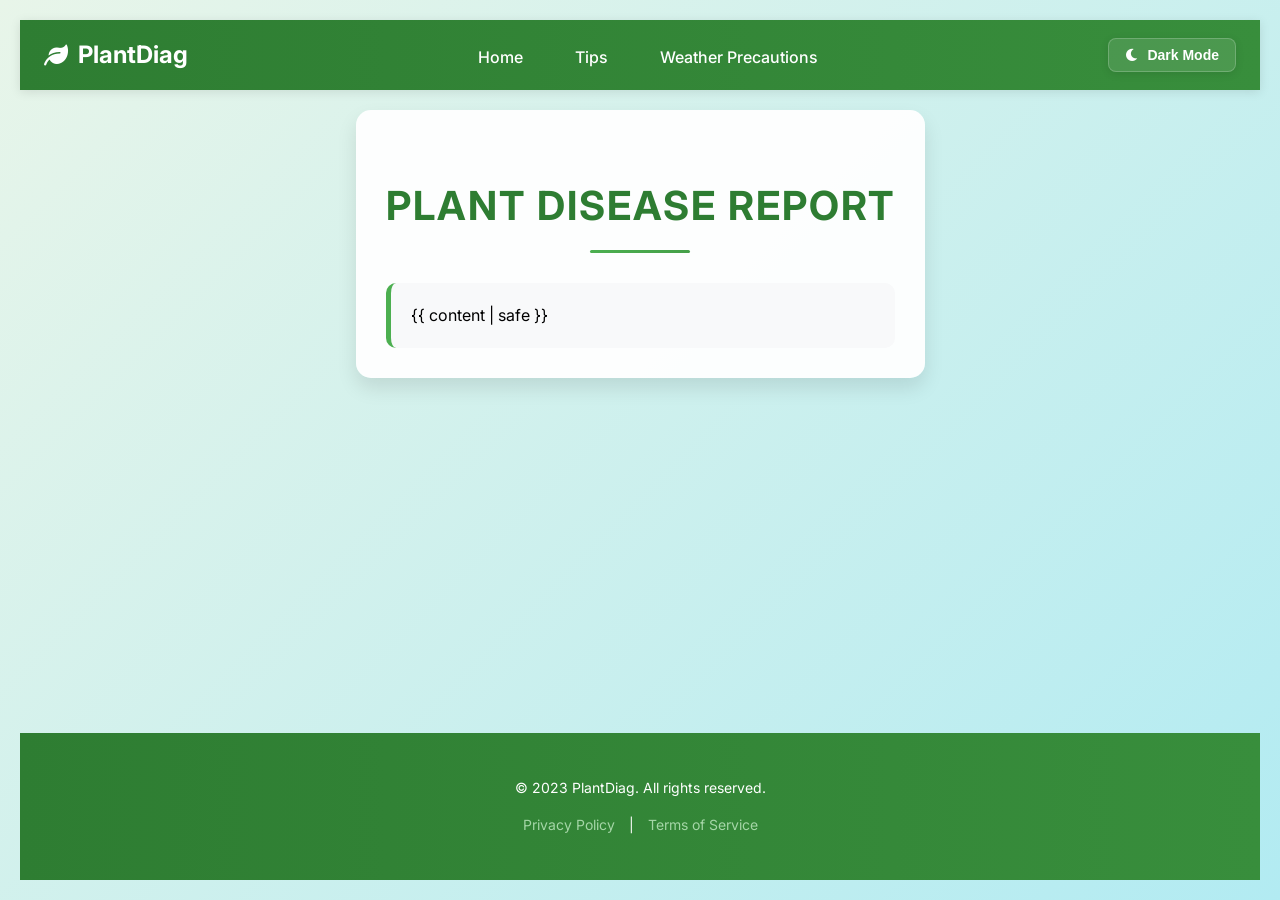
<file: Plant disease/Plant disease/templates/result.html>
<!DOCTYPE html>
<html lang="en">
<head>
    <meta charset="UTF-8">
    <title>Plant Disease Report</title>
    <link href="https://fonts.googleapis.com/css2?family=Inter:wght@400;500;600;700&display=swap" rel="stylesheet">
    <link rel="stylesheet" href="https://cdnjs.cloudflare.com/ajax/libs/font-awesome/6.0.0/css/all.min.css">
    <style>
        * {
            box-sizing: border-box;
        }

        body {
            font-family: 'Inter', sans-serif;
            line-height: 1.6;
            margin: 0;
            padding: 20px;
            background: linear-gradient(135deg, #e8f5e9 0%, #b2ebf2 100%);
            min-height: 100vh;
            display: flex;
            flex-direction: column;
        }

        body.dark-mode {
            background: linear-gradient(135deg, #1a1a1a 0%, #2d2d2d 100%);
            color: #f0f0f0;
        }

        .container {
            max-width: 800px;
            margin: 0 auto;
            background: rgba(255, 255, 255, 0.95);
            padding: 30px;
            border-radius: 15px;
            box-shadow: 0 10px 20px rgba(0,0,0,0.1);
            margin-top: 20px;
        }

        body.dark-mode .container {
            background: rgba(30, 30, 30, 0.95);
        }

        h2 {
            color: #2e7d32;
            text-align: center;
            margin-bottom: 30px;
            font-size: 2.5em;
            text-transform: uppercase;
            letter-spacing: 2px;
            position: relative;
            padding-bottom: 15px;
        }

        body.dark-mode h2 {
            color: #a5d6a7;
        }

        h2:after {
            content: '';
            position: absolute;
            bottom: 0;
            left: 50%;
            transform: translateX(-50%);
            width: 100px;
            height: 3px;
            background: linear-gradient(90deg, #4CAF50, #45a049);
            border-radius: 3px;
        }

        .content {
            background: #f8f9fa;
            padding: 20px;
            border-radius: 10px;
            border-left: 5px solid #4CAF50;
        }

        body.dark-mode .content {
            background: rgba(40, 40, 40, 0.95);
            border-left: 5px solid #66bb6a;
        }

        .navbar {
            display: flex;
            justify-content: space-between;
            align-items: center;
            padding: 16px 24px;
            background: linear-gradient(90deg, #2e7d32 0%, #388e3c 100%);
            color: white;
            font-size: 22px;
            font-weight: 700;
            position: sticky;
            top: 0;
            z-index: 10;
            box-shadow: 0 2px 10px rgba(0,0,0,0.1);
        }

        .navbar-brand {
            display: flex;
            align-items: center;
            gap: 10px;
            font-size: 24px;
            font-weight: 700;
        }

        .navbar-nav {
            display: flex;
            align-items: center;
            gap: 20px;
            margin: 0;
            padding: 0;
            list-style: none;
        }

        .navbar-nav a {
            text-decoration: none;
            color: white;
            font-weight: 500;
            transition: all 0.3s ease;
            padding: 8px 16px;
            border-radius: 6px;
            font-size: 16px;
        }

        .navbar-nav a:hover {
            background: rgba(255,255,255,0.1);
            transform: translateY(-2px);
        }

        .dark-toggle-btn {
            background: rgba(255, 255, 255, 0.1);
            border: 1px solid rgba(255, 255, 255, 0.2);
            color: white;
            padding: 8px 16px;
            border-radius: 8px;
            font-weight: 600;
            font-size: 14px;
            cursor: pointer;
            transition: all 0.3s ease;
            display: flex;
            align-items: center;
            gap: 8px;
            box-shadow: 0 2px 8px rgba(0,0,0,0.1);
        }

        .dark-toggle-btn:hover {
            background: rgba(255, 255, 255, 0.2);
            transform: translateY(-2px);
            box-shadow: 0 4px 12px rgba(0,0,0,0.15);
        }

        /* Dark mode styles for navbar elements */
        body.dark-mode .navbar {
            background: linear-gradient(90deg, #1b5e20 0%, #2e7d32 100%);
            box-shadow: 0 2px 10px rgba(0,0,0,0.2);
        }

        body.dark-mode .navbar-brand {
            color: #a5d6a7;
        }

        body.dark-mode .navbar-nav a {
            color: #e0e0e0;
        }

        body.dark-mode .navbar-nav a:hover {
            background: rgba(255,255,255,0.15);
        }

        body.dark-mode .dark-toggle-btn {
            background: rgba(255, 255, 255, 0.15);
            border-color: rgba(255, 255, 255, 0.3);
            color: #a5d6a7;
            box-shadow: 0 2px 8px rgba(0,0,0,0.2);
        }

        body.dark-mode .dark-toggle-btn:hover {
            background: rgba(255, 255, 255, 0.25);
            box-shadow: 0 4px 12px rgba(0,0,0,0.25);
        }

        @media (max-width: 768px) {
            .navbar {
                flex-direction: column;
                padding: 16px;
                gap: 16px;
            }

            .navbar-nav {
                flex-direction: column;
                width: 100%;
                gap: 10px;
            }

            .navbar-nav a {
                width: 100%;
                text-align: center;
            }

            .dark-toggle-btn {
                width: 100%;
                justify-content: center;
            }
        }

        /* Footer styles */
        .footer {
            margin-top: auto;
            padding: 30px 20px;
            background: linear-gradient(90deg, #2e7d32 0%, #388e3c 100%);
            color: white;
            text-align: center;
            font-size: 14px;
        }

        .footer a {
            color: #a5d6a7;
            text-decoration: none;
            margin: 0 10px;
            transition: all 0.3s ease;
        }

        .footer a:hover {
            text-decoration: underline;
        }

        /* Dark mode footer styles */
        body.dark-mode .footer {
            background: linear-gradient(90deg, #1b5e20 0%, #2e7d32 100%);
            color: #e0e0e0;
        }

        body.dark-mode .footer a {
            color: #c8e6c9;
        }
    </style>
</head>
<body>
    <nav class="navbar">
      <div class="navbar-brand">
        <i class="fas fa-leaf"></i>
        PlantDiag
      </div>
      <ul class="navbar-nav">
        <li><a href="/">Home</a></li>
        <li><a href="/tips">Tips</a></li>
        <li><a href="/temperature_care">Weather Precautions</a></li>
      </ul>
      <button class="dark-toggle-btn" onclick="toggleDarkMode()" aria-label="Toggle dark mode">
        <i class="fas fa-moon"></i>
        <span>Dark Mode</span>
      </button>
    </nav>
    <div class="container">
        <h2>Plant Disease Report</h2>
        <div class="content">{{ content | safe }}</div>
    </div>

    <footer class="footer">
      <p>&copy; 2023 PlantDiag. All rights reserved.</p>
      <p>
        <a href="#">Privacy Policy</a> |
        <a href="#">Terms of Service</a>
      </p>
    </footer>

    <script>
      // Function to apply dark mode class and update button text
      function applyDarkMode(isDarkMode) {
        document.body.classList.toggle('dark-mode', isDarkMode);
        const btn = document.querySelector('.dark-toggle-btn');
        const icon = btn.querySelector('i');
        const text = btn.querySelector('span');

        if (isDarkMode) {
          icon.className = 'fas fa-sun';
          text.textContent = 'Light Mode';
        } else {
          icon.className = 'fas fa-moon';
          text.textContent = 'Dark Mode';
        }
      }

      // Function to toggle dark mode
      function toggleDarkMode() {
        const isDarkMode = document.body.classList.toggle('dark-mode');
        localStorage.setItem('darkMode', isDarkMode);
        applyDarkMode(isDarkMode);
      }

      // Check for saved dark mode preference
      const savedDarkMode = localStorage.getItem('darkMode') === 'true';
      applyDarkMode(savedDarkMode);
    </script>
</body>
</html>
</file>
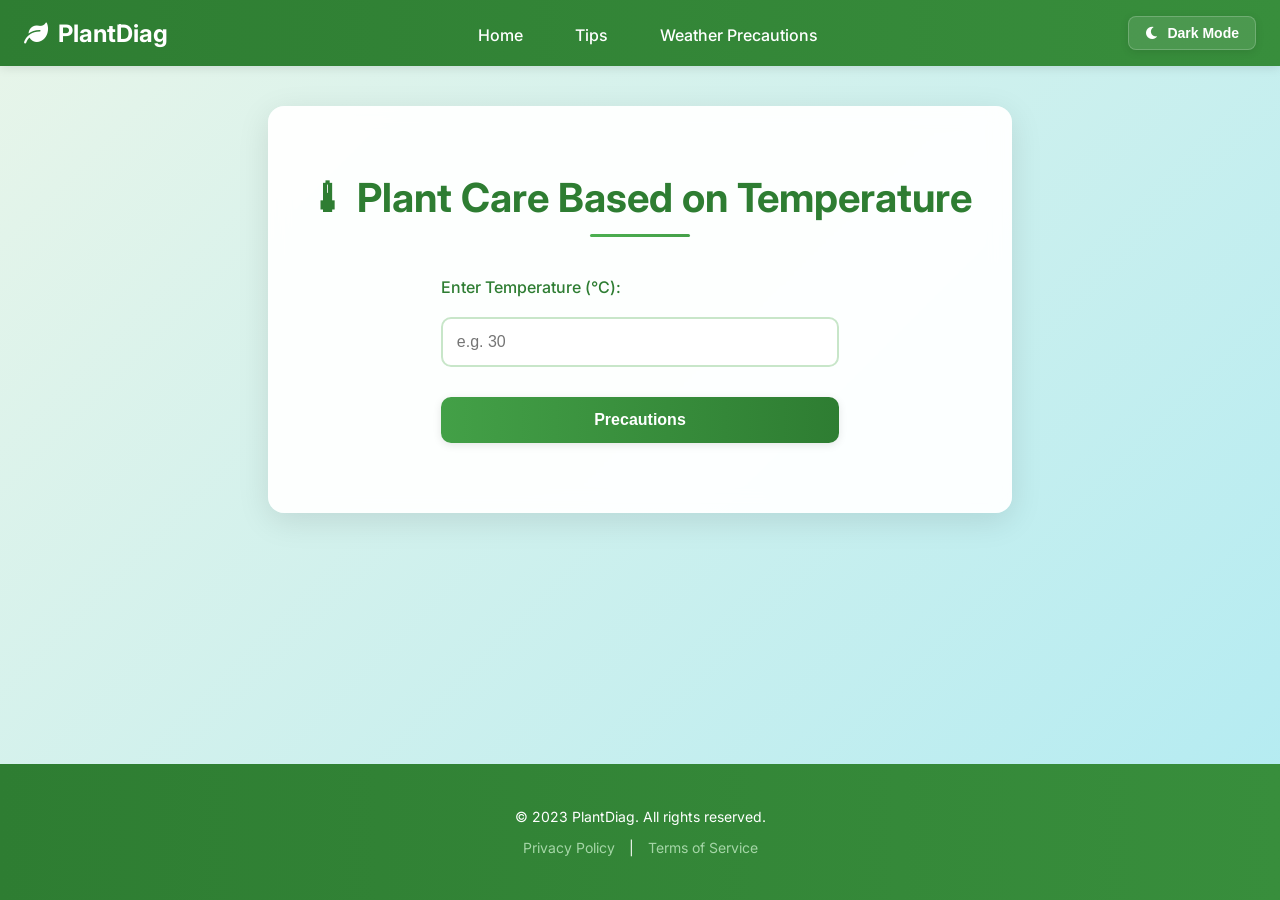
<file: Plant disease/Plant disease/templates/temperature_care.html>
<!DOCTYPE html>
<html lang="en">
<head>
  <meta charset="UTF-8">
  <title>🌡 Temperature-Based Plant Care</title>
  <meta name="viewport" content="width=device-width, initial-scale=1.0">
  <link href="https://fonts.googleapis.com/css2?family=Inter:wght@400;500;600;700&display=swap" rel="stylesheet">
  <link rel="stylesheet" href="https://cdnjs.cloudflare.com/ajax/libs/font-awesome/6.0.0/css/all.min.css">
  <style>
    * {
      box-sizing: border-box;
    }

    body {
      margin: 0;
      font-family: 'Inter', sans-serif;
      background: linear-gradient(135deg, #e8f5e9 0%, #b2ebf2 100%);
      color: #333;
      font-size: 16px;
      transition: all 0.3s ease;
      min-height: 100vh;
      display: flex;
      flex-direction: column;
    }

    body.dark-mode {
      background: linear-gradient(135deg, #1a1a1a 0%, #2d2d2d 100%);
      color: #f0f0f0;
    }

    .navbar {
      display: flex;
      justify-content: space-between;
      align-items: center;
      padding: 16px 24px;
      background: linear-gradient(90deg, #2e7d32 0%, #388e3c 100%);
      color: white;
      font-size: 22px;
      font-weight: 700;
      position: sticky;
      top: 0;
      z-index: 10;
      box-shadow: 0 2px 10px rgba(0,0,0,0.1);
    }

    .navbar-brand {
      display: flex;
      align-items: center;
      gap: 10px;
      font-size: 24px;
      font-weight: 700;
    }

    .navbar-nav {
      display: flex;
      align-items: center;
      gap: 20px;
      margin: 0;
      padding: 0;
      list-style: none;
    }

    .navbar-nav a {
      text-decoration: none;
      color: white;
      font-weight: 500;
      transition: all 0.3s ease;
      padding: 8px 16px;
      border-radius: 6px;
      font-size: 16px;
    }

    .navbar-nav a:hover {
      background: rgba(255,255,255,0.1);
      transform: translateY(-2px);
    }

    .dark-toggle-btn {
      background: rgba(255, 255, 255, 0.1);
      border: 1px solid rgba(255, 255, 255, 0.2);
      color: white;
      padding: 8px 16px;
      border-radius: 8px;
      font-weight: 600;
      font-size: 14px;
      cursor: pointer;
      transition: all 0.3s ease;
      display: flex;
      align-items: center;
      gap: 8px;
      box-shadow: 0 2px 8px rgba(0,0,0,0.1);
    }

    .dark-toggle-btn:hover {
      background: rgba(255, 255, 255, 0.2);
      transform: translateY(-2px);
      box-shadow: 0 4px 12px rgba(0,0,0,0.15);
    }

    /* Dark mode styles for navbar elements */
    body.dark-mode .navbar {
      background: linear-gradient(90deg, #1b5e20 0%, #2e7d32 100%); /* Darker green gradient */
      box-shadow: 0 2px 10px rgba(0,0,0,0.2); /* Darker shadow in dark mode */
    }

    body.dark-mode .navbar-brand {
      color: #a5d6a7; /* Lighter text color in dark mode */
    }

    body.dark-mode .navbar-nav a {
      color: #e0e0e0; /* Lighter link color in dark mode */
    }

    body.dark-mode .navbar-nav a:hover {
     background: rgba(255,255,255,0.15); /* Slightly more visible hover in dark mode */
    }

    body.dark-mode .dark-toggle-btn {
      background: rgba(255, 255, 255, 0.15); /* Slightly more opaque in dark mode */
      border-color: rgba(255, 255, 255, 0.3);
      color: #a5d6a7; /* Lighter button text in dark mode */
      box-shadow: 0 2px 8px rgba(0,0,0,0.2); /* Darker shadow in dark mode */
    }

    body.dark-mode .dark-toggle-btn:hover {
      background: rgba(255, 255, 255, 0.25); /* More visible hover in dark mode */
      box-shadow: 0 4px 12px rgba(0,0,0,0.25); /* Darker shadow on hover */
    }

    @media (max-width: 768px) {
      .navbar {
        flex-direction: column;
        padding: 16px;
        gap: 16px;
      }

      .navbar-nav {
        flex-direction: column;
        width: 100%;
        gap: 10px;
      }

      .navbar-nav a {
        width: 100%;
        text-align: center;
      }

      .dark-toggle-btn {
        width: 100%;
        justify-content: center;
      }
    }

    /* Footer styles */
    .footer {
      margin-top: auto;
      padding: 30px 20px;
      background: linear-gradient(90deg, #2e7d32 0%, #388e3c 100%);
      color: white;
      text-align: center;
      font-size: 14px;
    }

    .footer a {
      color: #a5d6a7;
      text-decoration: none;
      margin: 0 10px;
      transition: all 0.3s ease;
    }

    .footer a:hover {
      text-decoration: underline;
    }

    /* Dark mode footer styles */
    body.dark-mode .footer {
      background: linear-gradient(90deg, #1b5e20 0%, #2e7d32 100%);
      color: #e0e0e0;
    }

    body.dark-mode .footer a {
      color: #c8e6c9;
    }

    .container {
      max-width: 900px;
      margin: 40px auto;
      padding: 40px;
      background: rgba(255, 255, 255, 0.95);
      border-radius: 16px;
      box-shadow: 0 8px 32px rgba(0, 0, 0, 0.1);
      backdrop-filter: blur(10px);
    }

    body.dark-mode .container {
      background: rgba(30, 30, 30, 0.95);
    }

    h1 {
      text-align: center;
      color: #2e7d32;
      font-size: 2.5em;
      margin-bottom: 40px;
      position: relative;
      padding-bottom: 15px;
    }

    h1:after {
      content: '';
      position: absolute;
      bottom: 0;
      left: 50%;
      transform: translateX(-50%);
      width: 100px;
      height: 3px;
      background: linear-gradient(90deg, #4CAF50, #45a049);
      border-radius: 3px;
    }

    body.dark-mode h1 {
      color: #a5d6a7;
    }

    label {
      display: block;
      margin: 20px auto;
      width: 60%;
      font-size: 16px;
      color: #2e7d32;
      font-weight: 500;
    }

    body.dark-mode label {
      color: #a5d6a7;
    }

    input {
      display: block;
      margin: 20px auto;
      width: 60%;
      padding: 14px;
      border-radius: 10px;
      border: 2px solid #c8e6c9;
      font-size: 16px;
      transition: all 0.3s ease;
      background: rgba(255, 255, 255, 0.9);
    }

    body.dark-mode input {
      background: rgba(45, 45, 45, 0.9);
      border-color: #4caf50;
      color: #f0f0f0;
    }

    input:focus {
      outline: none;
      border-color: #4caf50;
      box-shadow: 0 0 0 3px rgba(76, 175, 80, 0.2);
    }
    .pre_btn{
      display: block;
      margin: 30px auto;
      width: 60%;
      background: linear-gradient(90deg, #43a047 0%, #2e7d32 100%);
      color: white;
      padding: 14px;
      border: none;
      border-radius: 10px;
      cursor: pointer;
      font-size: 16px;
      font-weight: 600;
      transition: all 0.3s ease;
      box-shadow: 0 2px 8px rgba(0,0,0,0.1);
    }

    button:hover {
      transform: translateY(-2px);
      box-shadow: 0 4px 12px rgba(0,0,0,0.15);
    }

    .blog {
      display: none;
      margin-top: 40px;
      padding: 30px;
      background: rgba(255, 255, 255, 0.8);
      border-radius: 16px;
      box-shadow: 0 4px 12px rgba(0,0,0,0.05);
      transition: all 0.3s ease;
    }

    body.dark-mode .blog {
      background: rgba(45, 45, 45, 0.8);
    }

    .blog:hover {
      transform: translateY(-4px);
      box-shadow: 0 8px 24px rgba(0,0,0,0.1);
    }

    .blog img {
      width: 100%;
      max-height: 300px;
      border-radius: 12px;
      object-fit: cover;
      box-shadow: 0 4px 12px rgba(0,0,0,0.1);
    }

    .blog h2 {
      margin-top: 25px;
      color: #2e7d32;
      font-size: 24px;
    }

    body.dark-mode .blog h2 {
      color: #81c784;
    }

    .blog p {
      font-size: 16px;
      line-height: 1.8;
      color: #444;
      margin: 20px 0;
    }

    body.dark-mode .blog p {
      color: #e0e0e0;
    }

    .blog a {
      color: #1e88e5;
      text-decoration: none;
      font-weight: 500;
      transition: all 0.3s ease;
      display: inline-block;
      padding: 8px 16px;
      background: rgba(30, 136, 229, 0.1);
      border-radius: 6px;
    }

    .blog a:hover {
      background: rgba(30, 136, 229, 0.2);
      transform: translateY(-2px);
    }
  </style>
</head>
<body>
  <nav class="navbar">
    <div class="navbar-brand">
      <i class="fas fa-leaf"></i>
      PlantDiag
    </div>
    <ul class="navbar-nav">
      <li><a href="/">Home</a></li>
      <li><a href="/tips">Tips</a></li>
      <li><a href="/temperature_care">Weather Precautions</a></li>
    </ul>
    <button class="dark-toggle-btn" onclick="toggleDarkMode()" aria-label="Toggle dark mode">
      <i class="fas fa-moon"></i>
      <span>Dark Mode</span>
    </button>
  </nav>
  <div class="container">
    <h1>🌡 Plant Care Based on Temperature</h1>
    <label for="temp">Enter Temperature (°C):</label>
    <input type="number" id="temp" placeholder="e.g. 30">
    <button class="pre_btn" onclick="showCare()">Precautions</button>

    <div class="blog" id="blogContent">
      <img id="blogImg" src="image.jpg" alt="Plant care">
      <h2 id="blogTitle"></h2>
      <p id="blogText"></p>
      <p><a id="blogLink" href="#" target="_blank">🔗 Learn more</a></p>
    </div>
  </div>

  <footer class="footer">
    <p>&copy; 2023 PlantDiag. All rights reserved.</p>
    <p>
      <a href="#">Privacy Policy</a> |
      <a href="#">Terms of Service</a>
    </p>
  </footer>

  <script>
    const careTips = [
      {
        min: -50,
        max: 10,
        title: "Cold Weather Plant Care 🌬",
        text: "Cold weather can damage tender plants. Move potted plants indoors and use frost cloths for outdoor ones. Reduce watering and avoid fertilizing. Protect roots with mulch.",
        img: "https://cdn.pixabay.com/photo/2020/11/25/15/27/plants-5774901_1280.jpg",
        link: "https://www.gardeningknowhow.com/plant-problems/environmental/protecting-plants-in-winter.htm"
      },
      {
        min: 11,
        max: 20,
        title: "Cool Temperature Plant Tips 🌾",
        text: "Cool temperatures are generally fine for most plants. Water moderately and check for mold. Provide plenty of light and ventilation to avoid moisture buildup.",
        img: "https://cdn.pixabay.com/photo/2020/06/24/09/34/plant-5334634_1280.jpg",
        link: "https://www.almanac.com/overwintering-plants"
      },
      {
        min: 21,
        max: 30,
        title: "Optimal Growth Conditions 🌿",
        text: "Perfect temperature range for most plants! Maintain regular watering and fertilizing schedules. Use mulch to retain moisture and keep weeds away.",
        img: "https://cdn.pixabay.com/photo/2015/04/10/00/41/plant-715120_1280.jpg",
        link: "https://www.rhs.org.uk/advice/profile?pid=304"
      },
      {
        min: 31,
        max: 40,
        title: "Hot Weather Plant Care ☀",
        text: "High temperatures can stress plants. Water early in the morning or late evening. Provide shade if possible and use mulch to reduce evaporation. Avoid pruning.",
        img: "https://cdn.pixabay.com/photo/2017/07/31/11/22/plants-2551437_1280.jpg",
        link: "https://www.hgtv.com/outdoors/gardens/planting-and-maintenance/how-to-protect-plants-in-hot-weather"
      },
      {
        min: 41,
        max: 100,
        title: "Extreme Heat Protection 🔥",
        text: "Dangerous heat levels! Move sensitive plants indoors. Use shade nets or cover crops. Water deeply and frequently. Avoid fertilizing and pruning during the heatwave.",
        img: "https://cdn.pixabay.com/photo/2022/01/30/17/33/plants-6982092_1280.jpg",
        link: "https://www.gardendesign.com/maintenance/hot-weather.html"
      }
    ];

    function showCare() {
      const temp = parseFloat(document.getElementById("temp").value);
      const blog = document.getElementById("blogContent");
      const title = document.getElementById("blogTitle");
      const text = document.getElementById("blogText");
      const img = document.getElementById("blogImg");
      const link = document.getElementById("blogLink");

      const matched = careTips.find(t => temp >= t.min && temp <= t.max);

      if (matched) {
        title.textContent = matched.title;
        text.textContent = matched.text;
        img.src = matched.img;
        link.href = matched.link;
        blog.style.display = 'block';
      } else {
        blog.style.display = 'none';
        alert("Please enter a valid temperature.");
      }
    }

    // Function to apply dark mode class and update button text
    function applyDarkMode(isDarkMode) {
      document.body.classList.toggle('dark-mode', isDarkMode);
      const btn = document.querySelector('.dark-toggle-btn');
      const icon = btn.querySelector('i');
      const text = btn.querySelector('span');

      if (isDarkMode) {
        icon.className = 'fas fa-sun';
        text.textContent = 'Light Mode';
        btn.setAttribute('aria-label', 'Toggle light mode');
      } else {
        icon.className = 'fas fa-moon';
        text.textContent = 'Dark Mode';
        btn.setAttribute('aria-label', 'Toggle dark mode');
      }
    }

    // Function to toggle dark mode
    function toggleDarkMode() {
      const isDarkMode = document.body.classList.toggle('dark-mode');
      localStorage.setItem('darkMode', isDarkMode);
      applyDarkMode(isDarkMode);
    }

    // Check for saved dark mode preference
    const savedDarkMode = localStorage.getItem('darkMode') === 'true';
    applyDarkMode(savedDarkMode);

  </script>
  <script type="text/javascript">
  (function(d, t) {
      var v = d.createElement(t), s = d.getElementsByTagName(t)[0];
      v.onload = function() {
        window.voiceflow.chat.load({
          verify: { projectID: '67f406028e9dda56b8ff5796' },
          url: 'https://general-runtime.voiceflow.com',
          versionID: 'production',
          voice: {
            url: "https://runtime-api.voiceflow.com"
          }
        });
      }
      v.src = "https://cdn.voiceflow.com/widget-next/bundle.mjs"; v.type = "text/javascript"; s.parentNode.insertBefore(v, s);
  })(document, 'script');
</script>

</body>
</html>
</file>
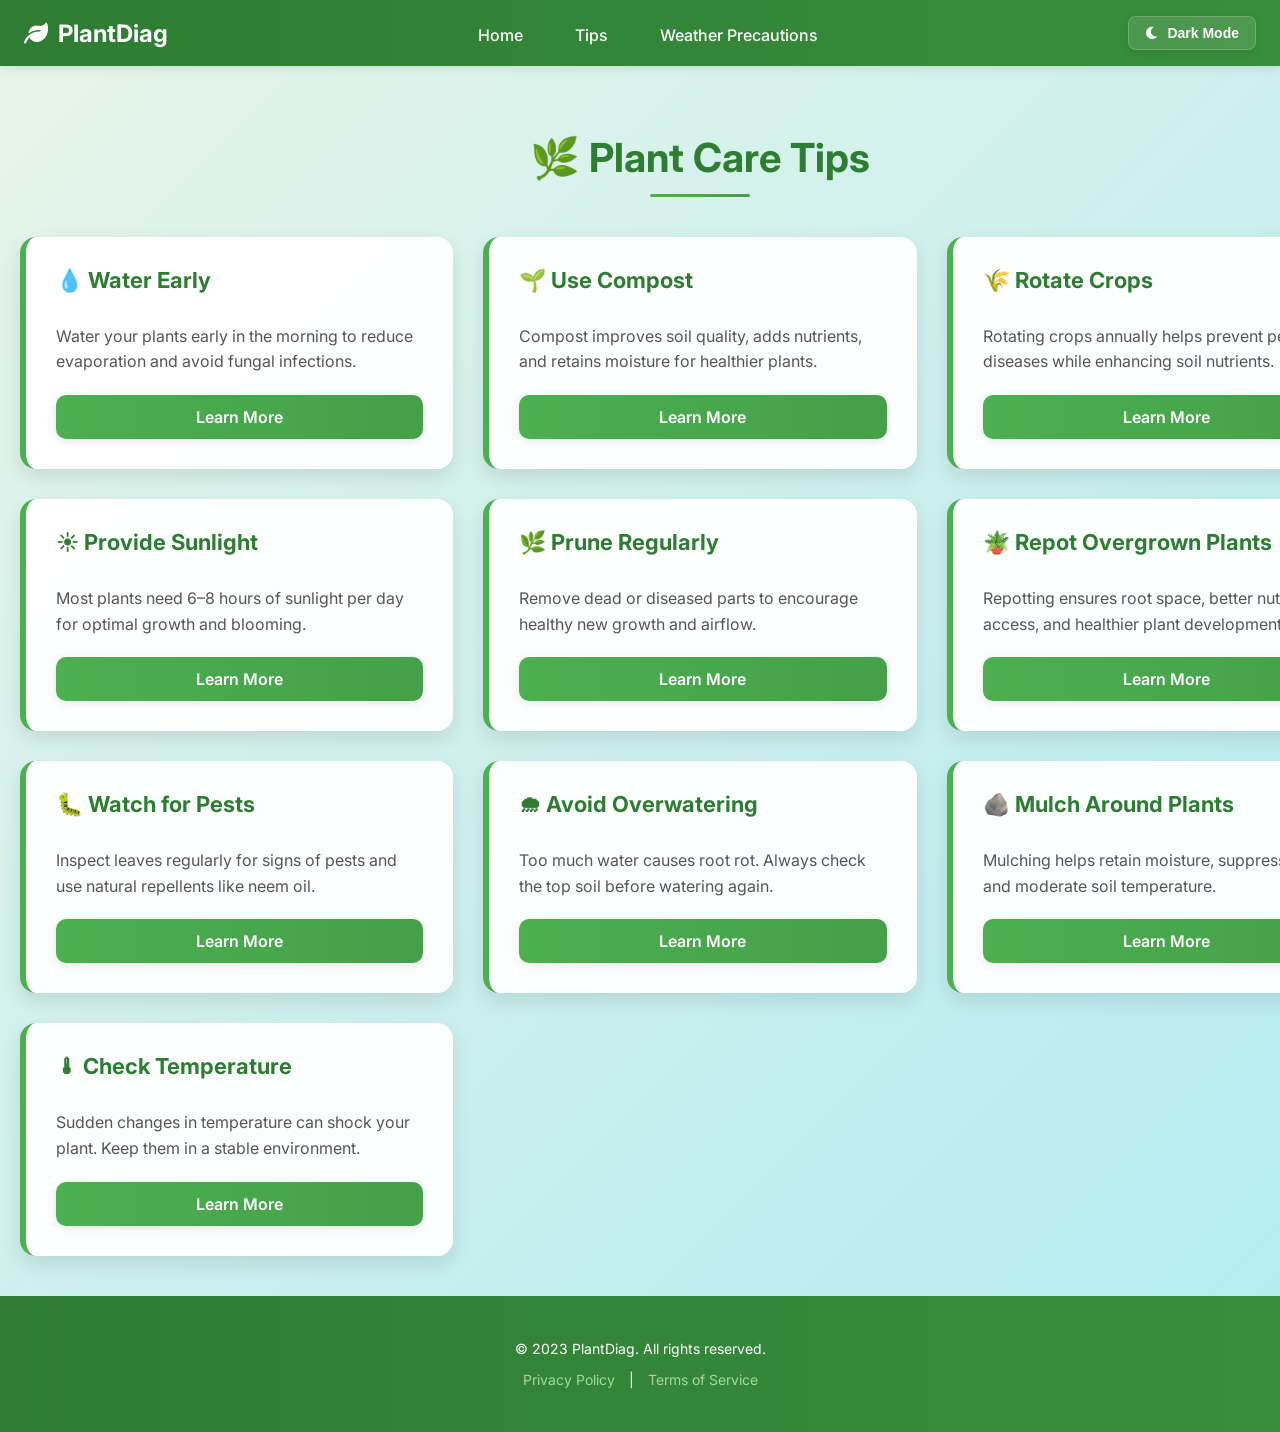
<file: Plant disease/Plant disease/templates/tips.html>
<!DOCTYPE html>
<html lang="en">
<head>
  <meta charset="UTF-8">
  <title>🌿 Plant Care Tips</title>
  <meta name="viewport" content="width=device-width, initial-scale=1.0">
  <link href="https://fonts.googleapis.com/css2?family=Inter:wght@400;500;600;700&display=swap" rel="stylesheet">
  <link rel="stylesheet" href="https://cdnjs.cloudflare.com/ajax/libs/font-awesome/6.0.0/css/all.min.css">
  <style>
    * {
      box-sizing: border-box;
    }

    body {
      margin: 0;
      font-family: 'Inter', sans-serif;
      background: linear-gradient(135deg, #e8f5e9 0%, #b2ebf2 100%);
      color: #333;
      font-size: 16px;
      transition: all 0.3s ease;
      min-height: 100vh;
      display: flex;
      flex-direction: column;
    }

    body.dark-mode {
      background: linear-gradient(135deg, #1a1a1a 0%, #2d2d2d 100%);
      color: #f0f0f0;
    }

    .navbar {
      display: flex;
      justify-content: space-between;
      align-items: center;
      padding: 16px 24px;
      background: linear-gradient(90deg, #2e7d32 0%, #388e3c 100%);
      color: white;
      font-size: 22px;
      font-weight: 700;
      position: sticky;
      top: 0;
      z-index: 10;
      box-shadow: 0 2px 10px rgba(0,0,0,0.1);
    }

    .navbar-brand {
      display: flex;
      align-items: center;
      gap: 10px;
      font-size: 24px;
      font-weight: 700;
    }

    .navbar-nav {
      display: flex;
      align-items: center;
      gap: 20px;
      margin: 0;
      padding: 0;
      list-style: none;
    }

    .navbar-nav a {
      text-decoration: none;
      color: white;
      font-weight: 500;
      transition: all 0.3s ease;
      padding: 8px 16px;
      border-radius: 6px;
      font-size: 16px;
    }

    .navbar-nav a:hover {
      background: rgba(255,255,255,0.1);
      transform: translateY(-2px);
    }

    .dark-toggle-btn {
      background: rgba(255, 255, 255, 0.1);
      border: 1px solid rgba(255, 255, 255, 0.2);
      color: white;
      padding: 8px 16px;
      border-radius: 8px;
      font-weight: 600;
      font-size: 14px;
      cursor: pointer;
      transition: all 0.3s ease;
      display: flex;
      align-items: center;
      gap: 8px;
      box-shadow: 0 2px 8px rgba(0,0,0,0.1);
    }

    .dark-toggle-btn:hover {
      background: rgba(255, 255, 255, 0.2);
      transform: translateY(-2px);
      box-shadow: 0 4px 12px rgba(0,0,0,0.15);
    }

    /* Dark mode styles for navbar elements */
    body.dark-mode .navbar {
      background: linear-gradient(90deg, #1b5e20 0%, #2e7d32 100%); /* Darker green gradient */
      box-shadow: 0 2px 10px rgba(0,0,0,0.2); /* Darker shadow in dark mode */
    }

    body.dark-mode .navbar-brand {
      color: #a5d6a7; /* Lighter text color in dark mode */
    }

    body.dark-mode .navbar-nav a {
      color: #e0e0e0; /* Lighter link color in dark mode */
    }

    body.dark-mode .navbar-nav a:hover {
     background: rgba(255,255,255,0.15); /* Slightly more visible hover in dark mode */
    }

    body.dark-mode .dark-toggle-btn {
      background: rgba(255, 255, 255, 0.15); /* Slightly more opaque in dark mode */
      border-color: rgba(255, 255, 255, 0.3);
      color: #a5d6a7; /* Lighter button text in dark mode */
      box-shadow: 0 2px 8px rgba(0,0,0,0.2); /* Darker shadow in dark mode */
    }

    body.dark-mode .dark-toggle-btn:hover {
      background: rgba(255, 255, 255, 0.25); /* More visible hover in dark mode */
      box-shadow: 0 4px 12px rgba(0,0,0,0.25); /* Darker shadow on hover */
    }

    @media (max-width: 768px) {
      .navbar {
        flex-direction: column;
        padding: 16px;
        gap: 16px;
      }

      .navbar-nav {
        flex-direction: column;
        width: 100%;
        gap: 10px;
      }

      .navbar-nav a {
        width: 100%;
        text-align: center;
      }

      .dark-toggle-btn {
        width: 100%;
        justify-content: center;
      }
    }

    /* Footer styles */
    .footer {
      margin-top: auto;
      padding: 30px 20px;
      background: linear-gradient(90deg, #2e7d32 0%, #388e3c 100%);
      color: white;
      text-align: center;
      font-size: 14px;
    }

    .footer a {
      color: #a5d6a7;
      text-decoration: none;
      margin: 0 10px;
      transition: all 0.3s ease;
    }

    .footer a:hover {
      text-decoration: underline;
    }

    /* Dark mode footer styles */
    body.dark-mode .footer {
      background: linear-gradient(90deg, #1b5e20 0%, #2e7d32 100%);
      color: #e0e0e0;
    }

    body.dark-mode .footer a {
      color: #c8e6c9;
    }

    .container {
      padding: 40px 20px;
      max-width: 1400px;
      margin: 0 auto;
    }

    h1 {
      text-align: center;
      color: #2e7d32;
      margin-bottom: 40px;
      font-size: 2.5em;
      position: relative;
      padding-bottom: 15px;
    }

    h1:after {
      content: '';
      position: absolute;
      bottom: 0;
      left: 50%;
      transform: translateX(-50%);
      width: 100px;
      height: 3px;
      background: linear-gradient(90deg, #4CAF50, #45a049);
      border-radius: 3px;
    }

    body.dark-mode h1 {
      color: #a5d6a7;
    }

    .card-container {
      display: grid;
      grid-template-columns: repeat(auto-fill, minmax(320px, 1fr));
      gap: 30px;
      max-width: 1400px;
      margin: 0 auto;
    }

    .card {
      background: rgba(255, 255, 255, 0.95);
      border-left: 6px solid #4caf50;
      box-shadow: 0 8px 20px rgba(0, 0, 0, 0.1);
      padding: 30px;
      border-radius: 16px;
      transition: all 0.3s ease;
      display: flex;
      flex-direction: column;
      justify-content: space-between;
      backdrop-filter: blur(10px);
    }

    body.dark-mode .card {
      background: rgba(30, 30, 30, 0.95);
      border-left: 6px solid #66bb6a;
    }

    .card:hover {
      transform: translateY(-8px);
      box-shadow: 0 12px 30px rgba(0, 0, 0, 0.15);
    }

    .card h3 {
      margin-top: 0;
      color: #2e7d32;
      font-size: 22px;
      margin-bottom: 15px;
    }

    body.dark-mode .card h3 {
      color: #81c784;
    }

    .card p {
      font-size: 16px;
      color: #555;
      line-height: 1.6;
      margin-bottom: 20px;
    }

    body.dark-mode .card p {
      color: #e0e0e0;
    }

    .card a {
      margin-top: auto;
      text-align: center;
      background: linear-gradient(90deg, #4caf50 0%, #45a049 100%);
      color: white;
      text-decoration: none;
      padding: 12px 20px;
      border-radius: 10px;
      font-weight: 600;
      transition: all 0.3s ease;
      box-shadow: 0 2px 8px rgba(0,0,0,0.1);
    }

    .card a:hover {
      transform: translateY(-2px);
      box-shadow: 0 4px 12px rgba(0,0,0,0.15);
    }
  </style>
</head>
<body>
  <nav class="navbar">
    <div class="navbar-brand">
      <i class="fas fa-leaf"></i>
      PlantDiag
    </div>
    <ul class="navbar-nav">
      <li><a href="/">Home</a></li>
      <li><a href="/tips">Tips</a></li>
      <li><a href="/temperature_care">Weather Precautions</a></li>
    </ul>
    <button class="dark-toggle-btn" onclick="toggleDarkMode()" aria-label="Toggle dark mode">
      <i class="fas fa-moon"></i>
      <span>Dark Mode</span>
    </button>
  </nav>

  <div class="container">
    <h1>🌿 Plant Care Tips</h1>

    <div class="card-container">
      <div class="card">
        <h3>💧 Water Early</h3>
        <p>Water your plants early in the morning to reduce evaporation and avoid fungal infections.</p>
        <a href="https://extension.wvu.edu/lawn-gardening-pests/news/2021/03/01/how-plants-use-water" target="_blank">Learn More</a>
      </div>
      <div class="card">
        <h3>🌱 Use Compost</h3>
        <p>Compost improves soil quality, adds nutrients, and retains moisture for healthier plants.</p>
        <a href="https://www.epa.gov/recycle/composting-home" target="_blank">Learn More</a>
      </div>
      <div class="card">
        <h3>🌾 Rotate Crops</h3>
        <p>Rotating crops annually helps prevent pests and diseases while enhancing soil nutrients.</p>
        <a href="https://www.nrcs.usda.gov/Internet/FSE_DOCUMENTS/nrcs141p2_053597.pdf" target="_blank">Learn More</a>
      </div>
      <div class="card">
        <h3>☀ Provide Sunlight</h3>
        <p>Most plants need 6–8 hours of sunlight per day for optimal growth and blooming.</p>
        <a href="https://www.thespruce.com/grow-light-requirements-of-plants-3972299" target="_blank">Learn More</a>
      </div>
      <div class="card">
        <h3>🌿 Prune Regularly</h3>
        <p>Remove dead or diseased parts to encourage healthy new growth and airflow.</p>
        <a href="https://www.rhs.org.uk/plants/types/pruning-guide" target="_blank">Learn More</a>
      </div>
      <div class="card">
        <h3>🪴 Repot Overgrown Plants</h3>
        <p>Repotting ensures root space, better nutrient access, and healthier plant development.</p>
        <a href="https://www.almanac.com/when-repot-plant" target="_blank">Learn More</a>
      </div>
      <div class="card">
        <h3>🐛 Watch for Pests</h3>
        <p>Inspect leaves regularly for signs of pests and use natural repellents like neem oil.</p>
        <a href="https://www.gardentech.com/blog/pest-id-and-prevention/how-to-spot-and-treat-common-indoor-plant-pests" target="_blank">Learn More</a>
      </div>
      <div class="card">
        <h3>🌧 Avoid Overwatering</h3>
        <p>Too much water causes root rot. Always check the top soil before watering again.</p>
        <a href="https://www.thesill.com/blogs/care-miscellaneous/overwatering-houseplants" target="_blank">Learn More</a>
      </div>
      <div class="card">
        <h3>🪨 Mulch Around Plants</h3>
        <p>Mulching helps retain moisture, suppress weeds, and moderate soil temperature.</p>
        <a href="https://extension.umn.edu/garden-care/mulching" target="_blank">Learn More</a>
      </div>
      <div class="card">
        <h3>🌡 Check Temperature</h3>
        <p>Sudden changes in temperature can shock your plant. Keep them in a stable environment.</p>
        <a href="https://www.gardeners.com/how-to/indoor-plant-care/5149.html" target="_blank">Learn More</a>
      </div>
    </div>
  </div>

  <footer class="footer">
    <p>&copy; 2023 PlantDiag. All rights reserved.</p>
    <p>
      <a href="#">Privacy Policy</a> |
      <a href="#">Terms of Service</a>
    </p>
  </footer>

  <script>
    // Function to apply dark mode class and update button text
    function applyDarkMode(isDarkMode) {
      document.body.classList.toggle('dark-mode', isDarkMode);
      const btn = document.querySelector('.dark-toggle-btn');
      const icon = btn.querySelector('i');
      const text = btn.querySelector('span');

      if (isDarkMode) {
        icon.className = 'fas fa-sun';
        text.textContent = 'Light Mode';
        btn.setAttribute('aria-label', 'Toggle light mode');
      } else {
        icon.className = 'fas fa-moon';
        text.textContent = 'Dark Mode';
        btn.setAttribute('aria-label', 'Toggle dark mode');
      }
    }

    // Modify toggleDarkMode to save preference to localStorage
    function toggleDarkMode() {
      const isDarkMode = document.body.classList.contains('dark-mode');
      const newDarkModeState = !isDarkMode;
      applyDarkMode(newDarkModeState);
      localStorage.setItem('darkModeEnabled', newDarkModeState);
    }

    // Check localStorage on page load and apply theme
    window.addEventListener('DOMContentLoaded', () => {
      const savedDarkMode = localStorage.getItem('darkModeEnabled');
      if (savedDarkMode !== null) {
        applyDarkMode(savedDarkMode === 'true');
      } else {
        // Default to light mode if no preference saved
        applyDarkMode(false);
      }
    });

  </script>
  <script type="text/javascript">
  (function(d, t) {
      var v = d.createElement(t), s = d.getElementsByTagName(t)[0];
      v.onload = function() {
        window.voiceflow.chat.load({
          verify: { projectID: '67f406028e9dda56b8ff5796' },
          url: 'https://general-runtime.voiceflow.com',
          versionID: 'production',
          voice: {
            url: "https://runtime-api.voiceflow.com"
          }
        });
      }
      v.src = "https://cdn.voiceflow.com/widget-next/bundle.mjs"; v.type = "text/javascript"; s.parentNode.insertBefore(v, s);
  })(document, 'script');
</script>
</body>
</html>
</file>
